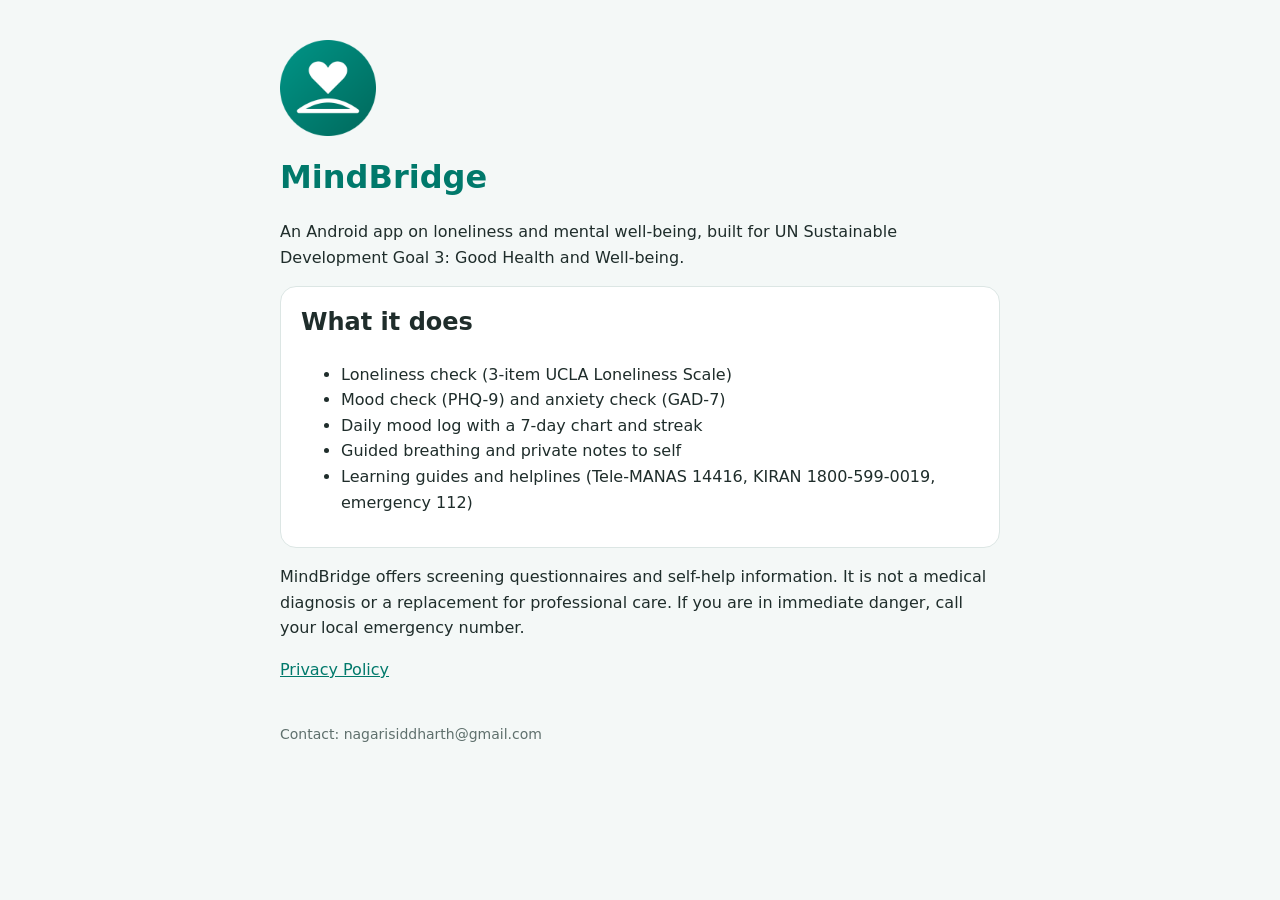
<file: index.html>
<!DOCTYPE html>
<html lang="en">
<head>
<meta charset="utf-8">
<meta name="viewport" content="width=device-width, initial-scale=1">
<title>MindBridge</title>
<link rel="stylesheet" href="style.css">
</head>
<body>
<main>
<img class="logo" src="logo.png" alt="MindBridge logo">
<h1>MindBridge</h1>
<p>An Android app on loneliness and mental well-being, built for UN Sustainable Development Goal 3: Good Health and Well-being.</p>

<div class="card">
<h2 style="margin-top:0">What it does</h2>
<ul>
<li>Loneliness check (3-item UCLA Loneliness Scale)</li>
<li>Mood check (PHQ-9) and anxiety check (GAD-7)</li>
<li>Daily mood log with a 7-day chart and streak</li>
<li>Guided breathing and private notes to self</li>
<li>Learning guides and helplines (Tele-MANAS 14416, KIRAN 1800-599-0019, emergency 112)</li>
</ul>
</div>

<p>MindBridge offers screening questionnaires and self-help information. It is not a medical diagnosis or a replacement for professional care. If you are in immediate danger, call your local emergency number.</p>

<p><a href="privacy.html">Privacy Policy</a></p>

<footer>Contact: nagarisiddharth@gmail.com</footer>
</main>
</body>
</html>
</file>
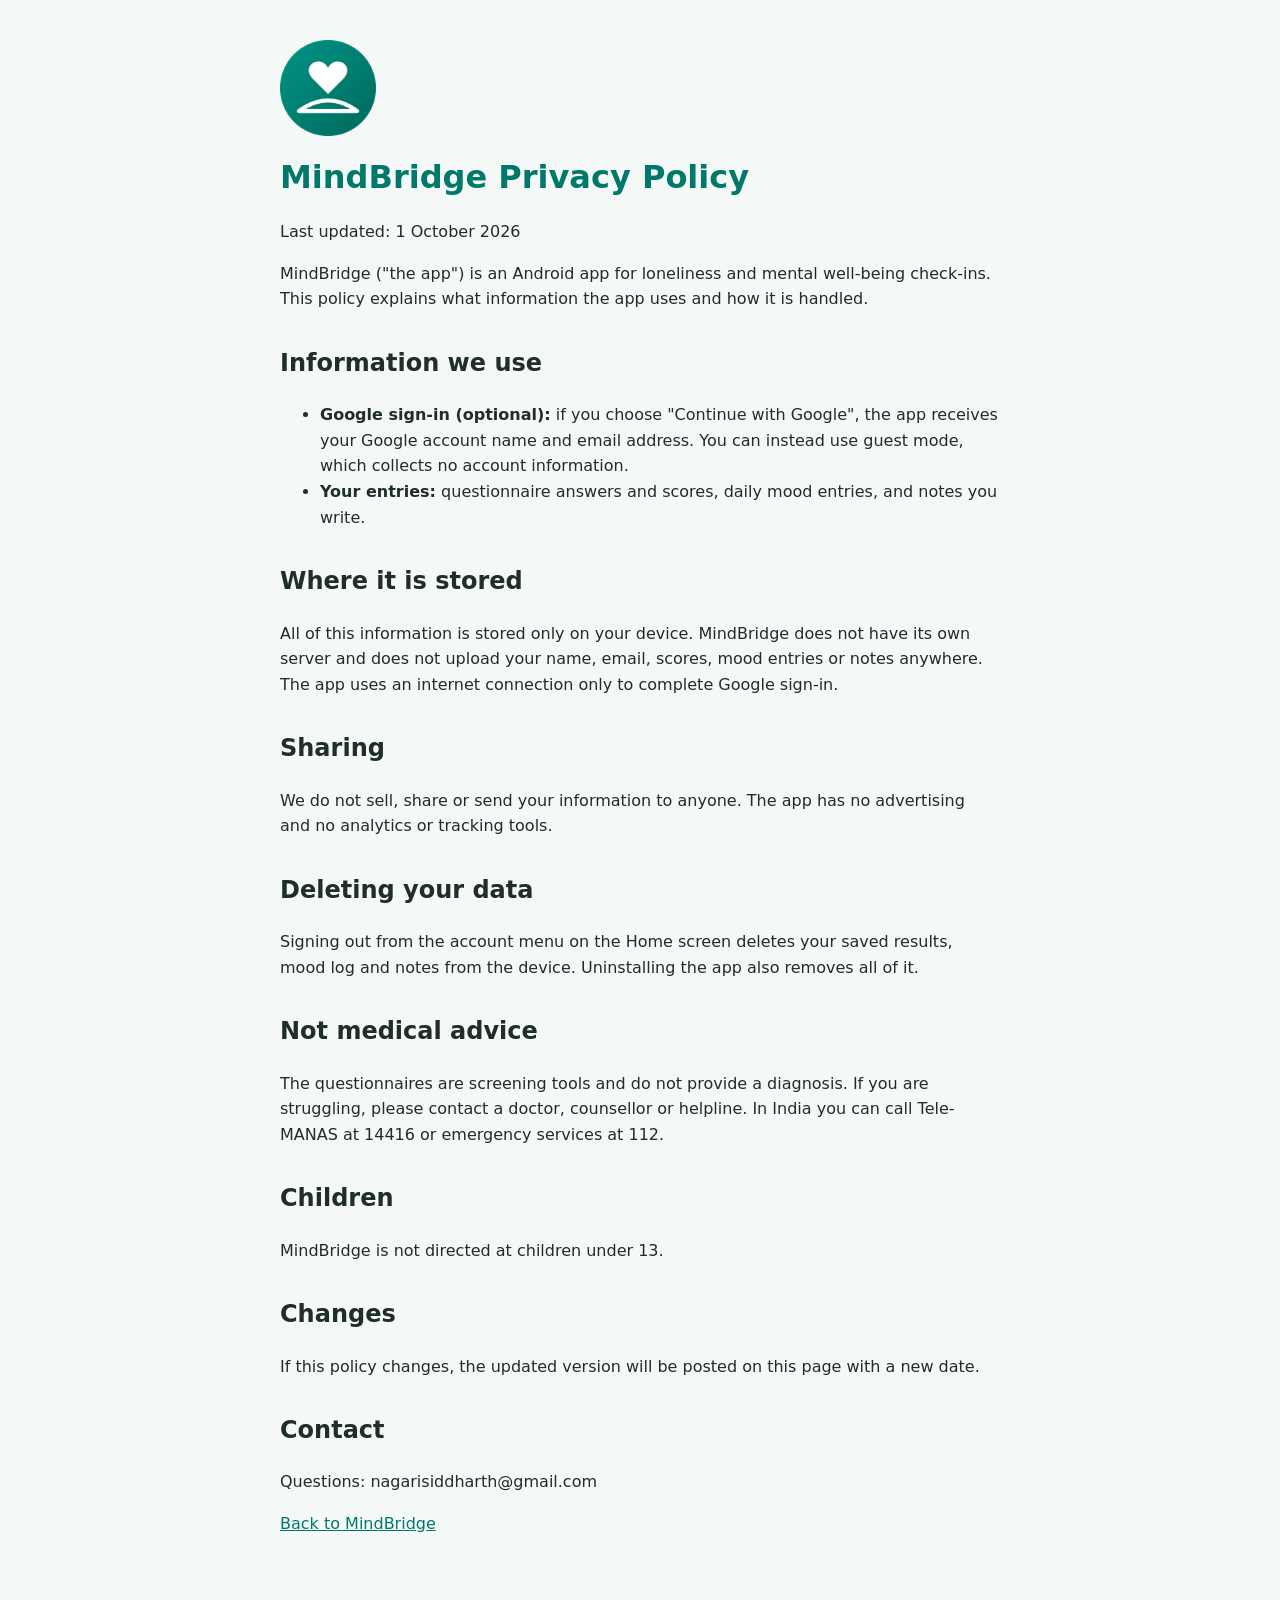
<file: privacy.html>
<!DOCTYPE html>
<html lang="en">
<head>
<meta charset="utf-8">
<meta name="viewport" content="width=device-width, initial-scale=1">
<title>MindBridge Privacy Policy</title>
<link rel="stylesheet" href="style.css">
</head>
<body>
<main>
<img class="logo" src="logo.png" alt="MindBridge logo">
<h1>MindBridge Privacy Policy</h1>
<p>Last updated: 1 October 2026</p>

<p>MindBridge ("the app") is an Android app for loneliness and mental well-being check-ins. This policy explains what information the app uses and how it is handled.</p>

<h2>Information we use</h2>
<ul>
<li><strong>Google sign-in (optional):</strong> if you choose "Continue with Google", the app receives your Google account name and email address. You can instead use guest mode, which collects no account information.</li>
<li><strong>Your entries:</strong> questionnaire answers and scores, daily mood entries, and notes you write.</li>
</ul>

<h2>Where it is stored</h2>
<p>All of this information is stored only on your device. MindBridge does not have its own server and does not upload your name, email, scores, mood entries or notes anywhere. The app uses an internet connection only to complete Google sign-in.</p>

<h2>Sharing</h2>
<p>We do not sell, share or send your information to anyone. The app has no advertising and no analytics or tracking tools.</p>

<h2>Deleting your data</h2>
<p>Signing out from the account menu on the Home screen deletes your saved results, mood log and notes from the device. Uninstalling the app also removes all of it.</p>

<h2>Not medical advice</h2>
<p>The questionnaires are screening tools and do not provide a diagnosis. If you are struggling, please contact a doctor, counsellor or helpline. In India you can call Tele-MANAS at 14416 or emergency services at 112.</p>

<h2>Children</h2>
<p>MindBridge is not directed at children under 13.</p>

<h2>Changes</h2>
<p>If this policy changes, the updated version will be posted on this page with a new date.</p>

<h2>Contact</h2>
<p>Questions: nagarisiddharth@gmail.com</p>

<p><a href="index.html">Back to MindBridge</a></p>
</main>
</body>
</html>
</file>
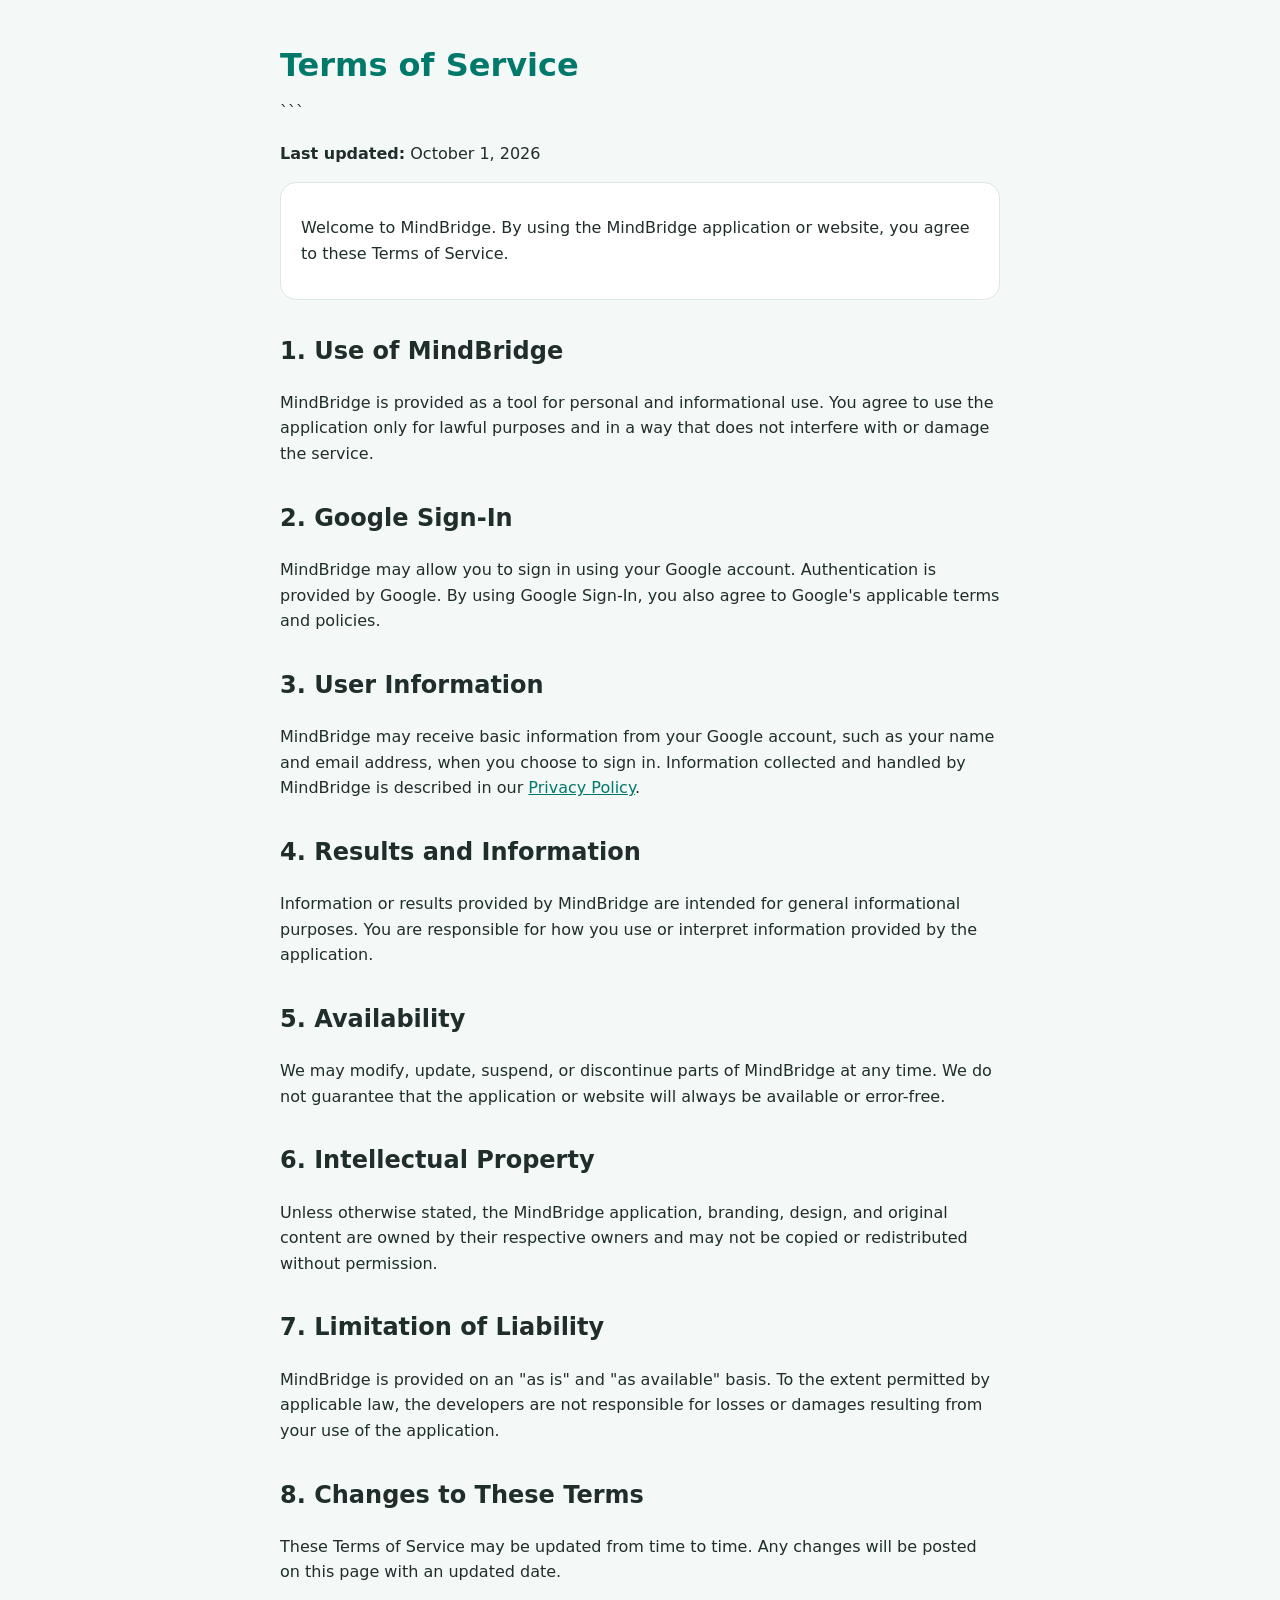
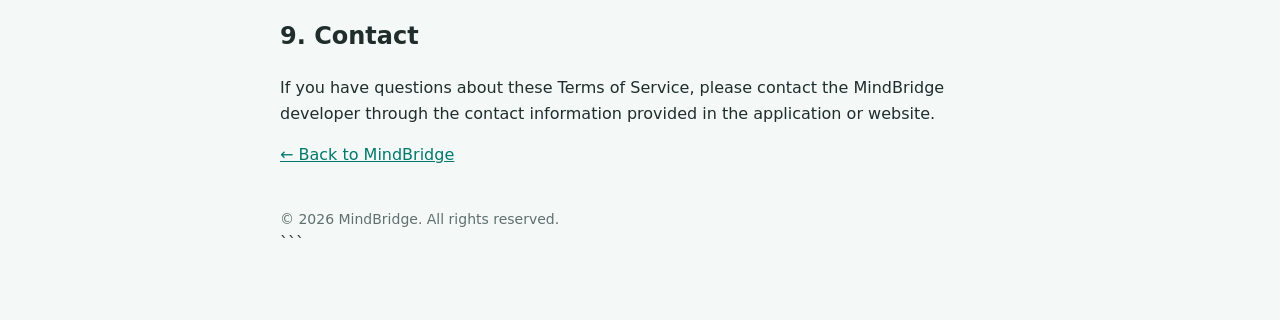
<file: terms.html>
<!DOCTYPE html>

<html lang="en">
<head>
  <meta charset="UTF-8">
  <meta name="viewport" content="width=device-width, initial-scale=1.0">
  <title>Terms of Service — MindBridge</title>
  <link rel="stylesheet" href="style.css">
</head>

<body>
  <main>
    <h1>Terms of Service</h1>

```
<p><strong>Last updated:</strong> October 1, 2026</p>

<div class="card">
  <p>
    Welcome to MindBridge. By using the MindBridge application or website,
    you agree to these Terms of Service.
  </p>
</div>

<h2>1. Use of MindBridge</h2>
<p>
  MindBridge is provided as a tool for personal and informational use.
  You agree to use the application only for lawful purposes and in a way
  that does not interfere with or damage the service.
</p>

<h2>2. Google Sign-In</h2>
<p>
  MindBridge may allow you to sign in using your Google account.
  Authentication is provided by Google. By using Google Sign-In, you also
  agree to Google's applicable terms and policies.
</p>

<h2>3. User Information</h2>
<p>
  MindBridge may receive basic information from your Google account,
  such as your name and email address, when you choose to sign in.
  Information collected and handled by MindBridge is described in our
  <a href="privacy.html">Privacy Policy</a>.
</p>

<h2>4. Results and Information</h2>
<p>
  Information or results provided by MindBridge are intended for general
  informational purposes. You are responsible for how you use or interpret
  information provided by the application.
</p>

<h2>5. Availability</h2>
<p>
  We may modify, update, suspend, or discontinue parts of MindBridge at
  any time. We do not guarantee that the application or website will
  always be available or error-free.
</p>

<h2>6. Intellectual Property</h2>
<p>
  Unless otherwise stated, the MindBridge application, branding, design,
  and original content are owned by their respective owners and may not
  be copied or redistributed without permission.
</p>

<h2>7. Limitation of Liability</h2>
<p>
  MindBridge is provided on an "as is" and "as available" basis. To the
  extent permitted by applicable law, the developers are not responsible
  for losses or damages resulting from your use of the application.
</p>

<h2>8. Changes to These Terms</h2>
<p>
  These Terms of Service may be updated from time to time. Any changes
  will be posted on this page with an updated date.
</p>

<h2>9. Contact</h2>
<p>
  If you have questions about these Terms of Service, please contact the
  MindBridge developer through the contact information provided in the
  application or website.
</p>

<p>
  <a href="index.html">← Back to MindBridge</a>
</p>

<footer>
  © 2026 MindBridge. All rights reserved.
</footer>
```

  </main>
</body>
</html>
</file>
<file: style.css>
body{margin:0;font-family:system-ui,-apple-system,Segoe UI,Roboto,sans-serif;background:#F4F8F7;color:#1F2D2B;line-height:1.6}
main{max-width:720px;margin:0 auto;padding:40px 20px 64px}
img.logo{width:96px;height:96px;display:block;margin-bottom:16px}
h1{color:#00796B;margin:0 0 8px}h2{margin-top:32px}
a{color:#00796B}
.card{background:#fff;border:1px solid #DCE6E4;border-radius:16px;padding:16px 20px;margin:16px 0}
footer{margin-top:40px;font-size:14px;color:#5F706D}
</file>
